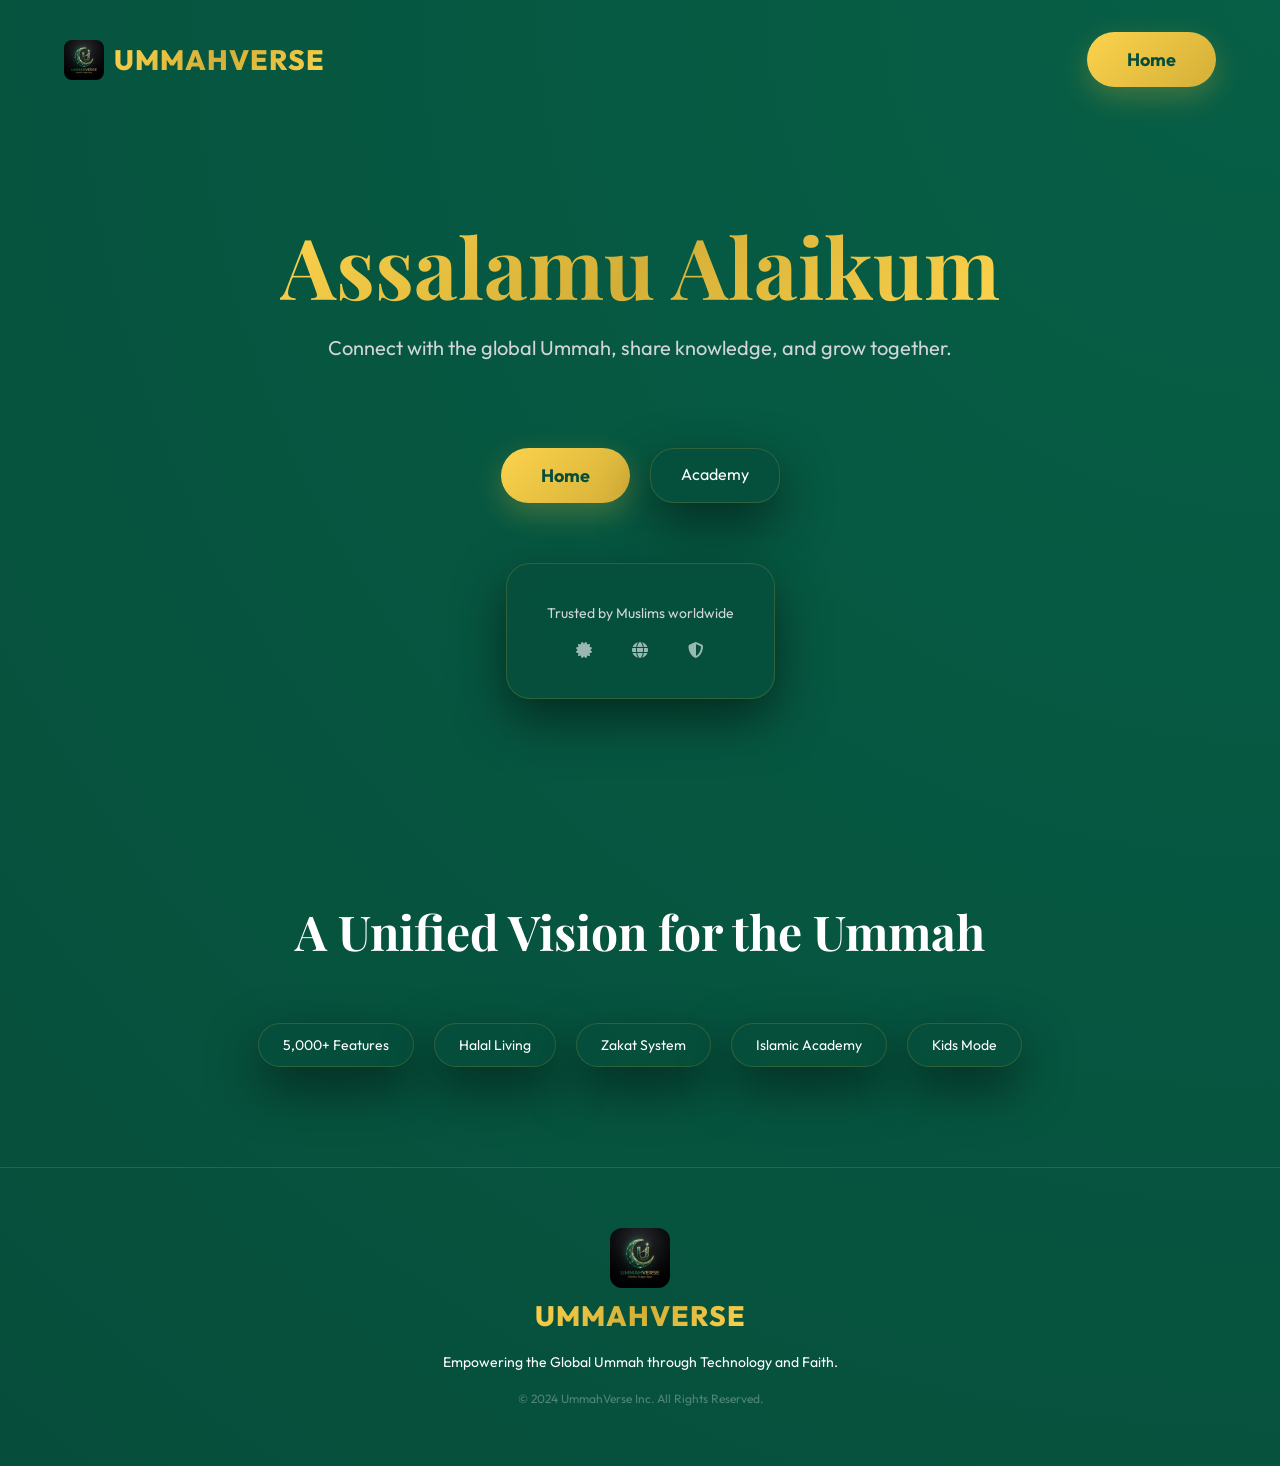
<file: index.html>
<!DOCTYPE html>
<html lang="en">
<head>
    <meta charset="UTF-8">
    <meta name="viewport" content="width=device-width, initial-scale=1.0">
    <title>UmmahVerse | The Islamic Super App for Your Daily Life</title>
    <meta name="description" content="UmmahVerse is a powerful all-in-one Islamic super app designed for the global Muslim community, featuring prayer times, Quran, Zakat calculator, and more.">
    <link rel="stylesheet" href="style.css">
    <link rel="manifest" href="manifest.json">
    <link rel="apple-touch-icon" href="logo.png">
    <meta name="apple-mobile-web-app-capable" content="yes">
    <meta name="apple-mobile-web-app-status-bar-style" content="black-translucent">
    <meta name="theme-color" content="#064E3B">
    <link rel="stylesheet" href="https://cdnjs.cloudflare.com/ajax/libs/font-awesome/6.4.0/css/all.min.css">
    <script src="i18n.js"></script>
</head>
<body>
    <div class="pattern-overlay"></div>

    <header class="navbar">
        <div class="logo-container" style="display: flex; align-items: center; gap: 10px;">
            <img src="logo.png" alt="UmmahVerse Logo" style="height: 40px; border-radius: 8px;">
            <div class="logo gold-gradient-text">UMMAHVERSE</div>
        </div>
        <a href="dashboard.html" class="btn-gold" aria-label="Launch UmmahVerse App" data-i18n="nav_home">Launch App</a>
    </header>

    <main class="hero">
        <h1 class="playfair gold-gradient-text" style="font-size: 84px; line-height: 1.1; margin-bottom: 24px;" data-i18n="greeting">Assalamu Alaikum</h1>
        <p data-i18n="community_desc">Experience the world's most comprehensive Islamic digital ecosystem. Designed for the global Ummah, refined for excellence.</p>
        <div style="margin-top: 40px; display: flex; gap: 20px; justify-content: center;">
            <a href="dashboard.html" class="btn-gold" data-i18n="nav_home">Launch App</a>
            <a href="#features" class="glass-card" style="padding: 15px 30px; text-decoration: none; color: white;" data-i18n="nav_academy">Explore Features</a>
        </div>

        <div class="glass-card" style="padding: 40px; margin-top: 60px;">
            <p style="font-size: 14px; color: var(--text-muted); margin-bottom: 20px;">Trusted by Muslims worldwide</p>
            <div style="display: flex; gap: 40px; justify-content: center; opacity: 0.6;">
                <i class="fas fa-certificate" title="Secure" aria-label="Secure Certificate"></i>
                <i class="fas fa-globe" title="Global" aria-label="Global Reach"></i>
                <i class="fas fa-shield-alt" title="Private" aria-label="Privacy Shield"></i>
            </div>
        </div>
    </main>

    <section style="padding: 100px 5%; text-align: center;">
        <h2 style="font-size: 48px; margin-bottom: 60px;" class="playfair">A Unified Vision for the Ummah</h2>
        <div style="display: flex; flex-wrap: wrap; justify-content: center; gap: 20px; max-width: 1200px; margin: 0 auto;">
            <span class="glass-card" style="padding: 12px 24px; border-radius: 50px; font-size: 14px;">5,000+ Features</span>
            <span class="glass-card" style="padding: 12px 24px; border-radius: 50px; font-size: 14px;">Halal Living</span>
            <span class="glass-card" style="padding: 12px 24px; border-radius: 50px; font-size: 14px;">Zakat System</span>
            <span class="glass-card" style="padding: 12px 24px; border-radius: 50px; font-size: 14px;">Islamic Academy</span>
            <span class="glass-card" style="padding: 12px 24px; border-radius: 50px; font-size: 14px;">Kids Mode</span>
        </div>
    </section>

    <footer style="padding: 60px 5%; border-top: 1px solid var(--glass-border); text-align: center;">
        <div class="logo-container" style="display: flex; flex-direction: column; align-items: center; gap: 10px; margin-bottom: 20px;">
            <img src="logo.png" alt="UmmahVerse Logo" style="height: 60px; border-radius: 12px;">
            <div class="logo gold-gradient-text">UMMAHVERSE</div>
        </div>
        <p style="font-size: 14px;">Empowering the Global Ummah through Technology and Faith.</p>
        <p style="margin-top: 20px; font-size: 12px; color: rgba(255,255,255,0.3);">&copy; 2024 UmmahVerse Inc. All Rights Reserved.</p>
    </footer>
    <script>
        window.onload = initTranslation;
    </script>
</body>
</html>
</file>
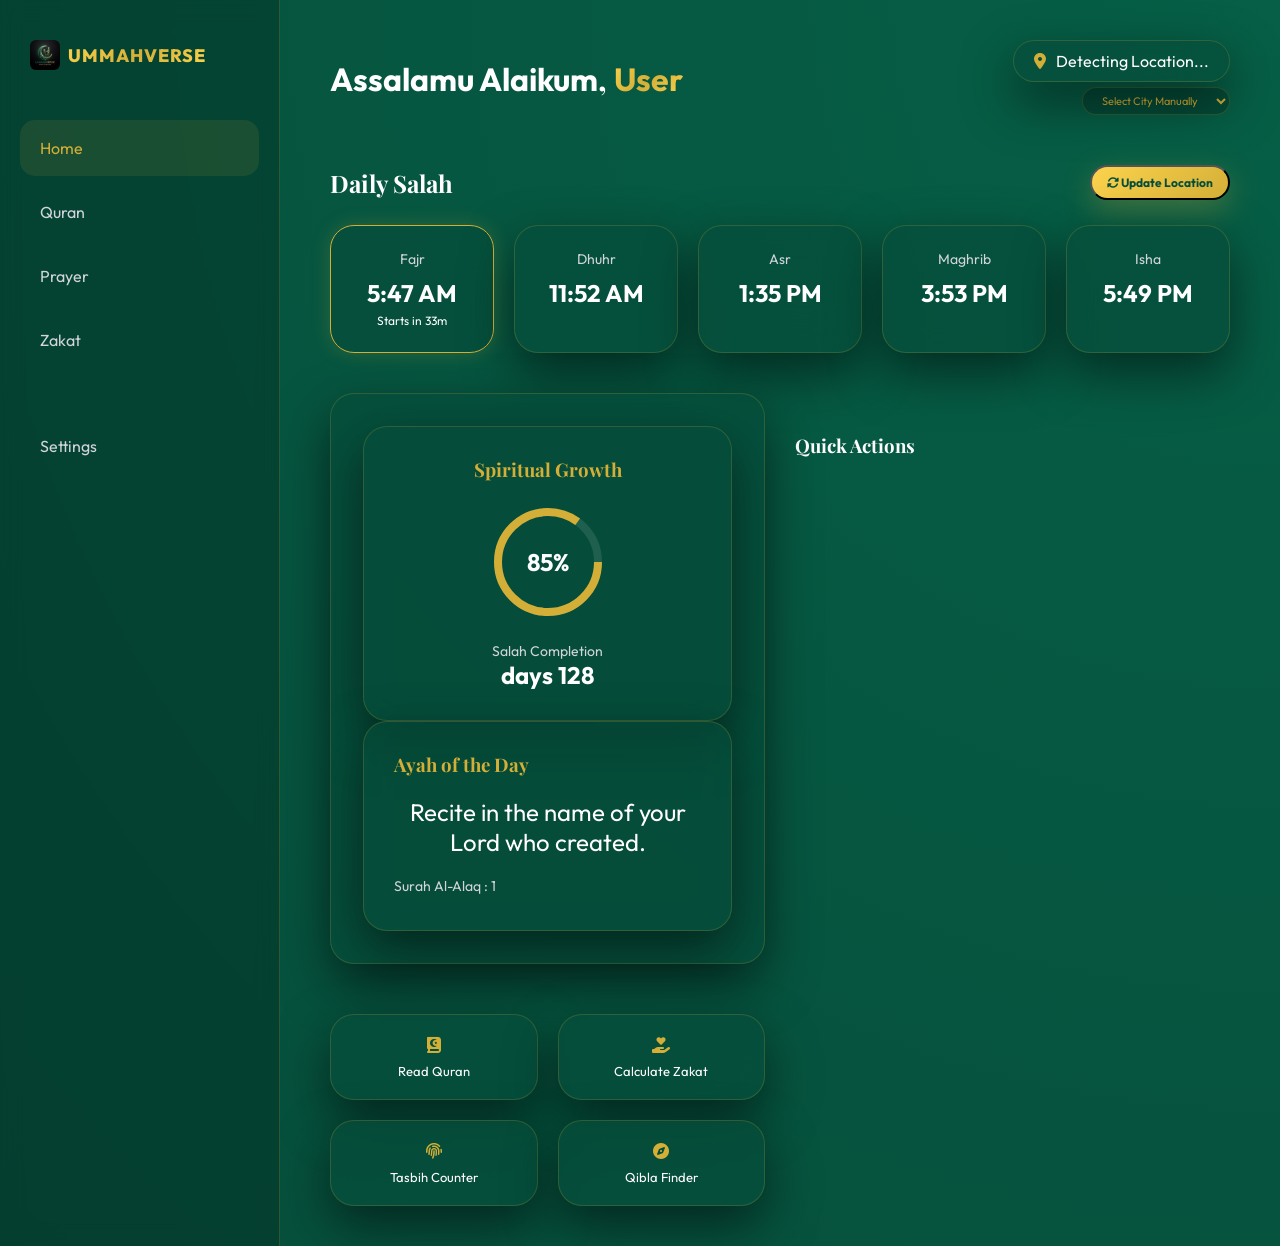
<file: dashboard.html>
<!DOCTYPE html>
<html lang="en">
<head>
    <meta charset="UTF-8">
    <meta name="viewport" content="width=device-width, initial-scale=1.0">
    <title>Dashboard | UmmahVerse</title>
    <link rel="icon" type="image/png" href="logo.png">
    <link rel="stylesheet" href="style.css">
    <link rel="manifest" href="manifest.json">
    <link rel="apple-touch-icon" href="logo.png">
    <meta name="apple-mobile-web-app-capable" content="yes">
    <meta name="apple-mobile-web-app-status-bar-style" content="black-translucent">
    <meta name="theme-color" content="#064E3B">
    <link rel="stylesheet" href="https://cdnjs.cloudflare.com/ajax/libs/font-awesome/6.4.0/css/all.min.css">
    <script src="i18n.js"></script>
    <script>
        document.addEventListener('DOMContentLoaded', function() {
            initTranslation();
        });
    </script>
    <style>
        .prayer-grid {
            display: grid;
            grid-template-columns: repeat(auto-fit, minmax(150px, 1fr));
            gap: 20px;
            margin-bottom: 40px;
        }

        .prayer-card {
            text-align: center;
            padding: 24px;
        }

        .prayer-card.next {
            border: 1px solid var(--gold-primary);
            box-shadow: 0 0 20px rgba(212, 175, 55, 0.2);
        }

        .prayer-time {
            font-size: 24px;
            font-weight: 700;
            margin-top: 10px;
        }

        .progress-section {
            display: grid;
            grid-template-columns: 1fr 1fr;
            gap: 30px;
            margin-top: 40px;
        }

        .streak-counter {
            font-size: 48px;
            font-weight: 800;
            color: var(--gold-primary);
        }
    </style>
</head>
<body>
    <div class="pattern-overlay"></div>
    
    <div class="dashboard-container">
        <!-- Sidebar Navigation -->
        <aside class="side-nav">
            <div class="logo-container" style="display: flex; align-items: center; gap: 8px; margin-bottom: 50px; padding-left: 10px; width: 100%; overflow: hidden;">
                <img src="logo.png" alt="UmmahVerse Logo" style="height: 30px; border-radius: 6px; flex-shrink: 0;">
                <div class="logo gold-gradient-text" style="font-size: 18px; margin-bottom: 0; padding-left: 0; white-space: nowrap; overflow: hidden; text-overflow: ellipsis;">UMMAHVERSE</div>
            </div>
            <nav>
                <a href="dashboard.html" class="nav-item active" aria-label="Home Dashboard" data-i18n="nav_home"><i class="fas fa-th-large"></i> Home</a>
                <a href="quran_reader.html" class="nav-item" aria-label="Read Quran" data-i18n="nav_quran"><i class="fas fa-book-open"></i> Quran</a>
                <a href="#daily-salah" class="nav-item" aria-label="Prayer Times" data-i18n="nav_prayer"><i class="fas fa-mosque"></i> Prayer</a>
                <a href="zakat.html" class="nav-item" aria-label="Zakat Calculator" data-i18n="nav_zakat"><i class="fas fa-hand-holding-heart"></i> Zakat</a>
                <a href="settings.html" class="nav-item" style="margin-top: 50px;" aria-label="Settings" data-i18n="nav_settings"><i class="fas fa-cog"></i> Settings</a>
            </nav>
        </aside>

        <!-- Main Functional Content -->
        <main class="main-panel">
            <header style="display: flex; justify-content: space-between; align-items: center; margin-bottom: 50px;">
                <div>
                    <h1 class="playfair" style="font-size: 32px; margin: 0;"><span data-i18n="greeting">Assalamu Alaikum</span>, <span class="gold-gradient-text" data-i18n="user_name">User</span></h1>
                </div>
                <div style="display: flex; flex-direction: column; align-items: flex-end; gap: 5px;">
                    <div class="glass-card" style="padding: 10px 20px; border-radius: 50px; display: flex; align-items: center; gap: 10px;">
                        <i class="fas fa-map-marker-alt" style="color: var(--gold-primary);"></i>
                        <span id="location-text" data-i18n="detecting_location">Detecting Location...</span>
                    </div>
                    <select id="manual-location" onchange="setManualLocation(this.value)" style="background: rgba(0,0,0,0.2); color: var(--gold-primary); border: 1px solid var(--glass-border); padding: 5px 15px; border-radius: 20px; font-size: 11px; outline: none; display: none;">
                        <option value="" data-i18n="manual_select">Select City Manually</option>
                        <option value="51.5074,-0.1278">London, UK</option>
                        <option value="40.7128,-74.0060">New York, USA</option>
                        <option value="21.4225,39.8262">Makkah, SA</option>
                        <option value="24.4672,39.6108">Madinah, SA</option>
                        <option value="-6.2088,106.8456">Jakarta, ID</option>
                        <option value="23.8103,90.4125">Dhaka, BD</option>
                    </select>
                </div>
            </header>

            <!-- Prayer Times Section -->
            <section id="daily-salah">
                <div style="display: flex; justify-content: space-between; align-items: center; margin-bottom: 25px;">
                    <h2 class="playfair" style="margin: 0; font-size: 24px;" data-i18n="daily_salah">Daily Salah</h2>
                    <button onclick="requestLocation()" class="btn-gold" style="padding: 8px 15px; font-size: 12px; height: auto;" aria-label="Update Location">
                        <i class="fas fa-sync-alt"></i> <span data-i18n="update_location">Update Location</span>
                    </button>
                </div>
                <div class="prayer-grid">
                    <div class="glass-card prayer-card" id="fajrItem">
                        <div style="font-size: 14px; color: var(--text-muted);" class="prayer-name">Fajr</div>
                        <div class="prayer-time" id="fajr-time">--:--</div>
                    </div>
                    <div class="glass-card prayer-card" id="dhuhrItem">
                        <div style="font-size: 14px; color: var(--text-muted);" class="prayer-name">Dhuhr</div>
                        <div class="prayer-time" id="dhuhr-time">--:--</div>
                    </div>
                    <div class="glass-card prayer-card" id="asrItem">
                        <div style="font-size: 14px; color: var(--text-muted);" class="prayer-name">Asr</div>
                        <div class="prayer-time" id="asr-time">--:--</div>
                    </div>
                    <div class="glass-card prayer-card" id="maghribItem">
                        <div style="font-size: 14px; color: var(--text-muted);" class="prayer-name">Maghrib</div>
                        <div class="prayer-time" id="maghrib-time">--:--</div>
                    </div>
                    <div class="glass-card prayer-card" id="ishaItem">
                        <div style="font-size: 14px; color: var(--text-muted);" class="prayer-name">Isha</div>
                        <div class="prayer-time" id="isha-time">--:--</div>
                    </div>
                </div>
            </section>

            <!-- Progress & Stats Section -->
            <div class="progress-section">
                <div class="glass-card">
                <div class="glass-card" style="padding: 30px; display: flex; flex-direction: column; align-items: center; justify-content: center;">
                    <h3 class="playfair" style="color: var(--gold-primary); margin-bottom: 20px;" data-i18n="spiritual_growth">Spiritual Growth</h3>
                    <div style="position: relative; width: 120px; height: 120px; display: flex; align-items: center; justify-content: center;">
                        <svg width="120" height="120">
                            <circle cx="60" cy="60" r="50" fill="none" stroke="rgba(255,255,255,0.1)" stroke-width="8"></circle>
                            <circle cx="60" cy="60" r="50" fill="none" stroke="var(--gold-primary)" stroke-width="8" stroke-dasharray="314" stroke-dashoffset="47"></circle>
                        </svg>
                        <div style="position: absolute; font-size: 24px; font-weight: 700;">85%</div>
                    </div>
                    <div style="margin-top: 20px; text-align: center;">
                        <div style="font-size: 14px; color: var(--text-muted);" data-i18n="salah_completion">Salah Completion</div>
                        <div style="font-size: 24px; font-weight: 700;"><span data-i18n="days">days</span> 128</div>
                    </div>
                </div>
                <div class="glass-card" style="padding: 30px;">
                    <h3 class="playfair" style="color: var(--gold-primary); margin-bottom: 20px;" data-i18n="ayah_of_day">Ayah of the Day</h3>
                    <div id="ayah-content" class="ayah-text" style="font-size: 24px; margin-bottom: 20px; text-align: center;">Loading...</div>
                    <p id="ayah-translation" style="font-size: 14px; color: var(--text-muted); margin-bottom: 5px;">Fetching translation...</p>
                    <p id="ayah-reference" style="font-size: 11px; color: var(--gold-primary); opacity: 0.8;"></p>
                </div>
            </div>

            <!-- Quick Actions -->
            <h3 class="playfair" style="margin-top: 40px;" data-i18n="quick_actions">Quick Actions</h3>
            <div class="quick-actions-grid" style="margin-top: 20px; display: grid; grid-template-columns: repeat(auto-fit, minmax(140px, 1fr)); gap: 20px;">
                <a href="quran_reader.html" class="glass-card" style="text-align: center; padding: 20px; text-decoration: none; color: inherit;">
                    <i class="fas fa-quran" style="margin-bottom: 10px; color: var(--gold-primary);"></i>
                    <div style="font-size: 13px;" data-i18n="read_quran">Read Quran</div>
                </a>
                <a href="zakat.html" class="glass-card" style="text-align: center; padding: 20px; text-decoration: none; color: inherit;">
                    <i class="fas fa-hand-holding-heart" style="margin-bottom: 10px; color: var(--gold-primary);"></i>
                    <div style="font-size: 13px;" data-i18n="calculate_zakat">Calculate Zakat</div>
                </a>
                <a href="tasbih.html" class="glass-card" style="text-align: center; padding: 20px; text-decoration: none; color: inherit;">
                    <i class="fas fa-fingerprint" style="margin-bottom: 10px; color: var(--gold-primary);"></i>
                    <div style="font-size: 13px;" data-i18n="tasbih_counter">Tasbih Counter</div>
                </a>
                <a href="qibla.html" class="glass-card" style="text-align: center; padding: 20px; text-decoration: none; color: inherit;">
                    <i class="fas fa-compass" style="margin-bottom: 10px; color: var(--gold-primary);"></i>
                    <div style="font-size: 13px;" data-i18n="qibla_finder">Qibla Finder</div>
                </a>
            </div>
        </main>
    </div>

    <!-- Mobile Bottom Navigation -->
    <nav class="mobile-bottom-nav">
        <a href="dashboard.html" class="bottom-nav-item active"><i class="fas fa-th-large"></i><span>Home</span></a>
        <a href="quran_reader.html" class="bottom-nav-item"><i class="fas fa-book-open"></i><span>Quran</span></a>
        <a href="tasbih.html" class="bottom-nav-item"><i class="fas fa-fingerprint"></i><span>Tasbih</span></a>
        <a href="zakat.html" class="bottom-nav-item"><i class="fas fa-hand-holding-heart"></i><span>Zakat</span></a>
        <a href="settings.html" class="bottom-nav-item"><i class="fas fa-cog"></i><span>Settings</span></a>
    </nav>

    <!-- Dynamic Logic -->
    <script src="adhan.min.js"></script>
    <script src="luxon.min.js"></script>

    <script>
        const { DateTime } = luxon;

        function requestLocation() {
            if ("geolocation" in navigator) {
                document.getElementById('location-text').innerText = "Requesting Access...";
                navigator.geolocation.getCurrentPosition(position => {
                    localStorage.setItem('user_lat', position.coords.latitude);
                    localStorage.setItem('user_lon', position.coords.longitude);
                    detectCityName(position.coords.latitude, position.coords.longitude);
                    updatePrayerTimes();
                }, error => {
                    console.error("Location error:", error);
                    const lang = localStorage.getItem('app_lang') || 'en';
                    document.getElementById('location-text').innerText = translations[lang]['location_denied'];
                    document.getElementById('manual-location').style.display = 'block';
                    updatePrayerTimes();
                }, { enableHighAccuracy: true });
            } else {
                const lang = localStorage.getItem('app_lang') || 'en';
                document.getElementById('location-text').innerText = translations[lang]['not_supported'];
                document.getElementById('manual-location').style.display = 'block';
            }
        }

        async function detectCityName(lat, lon) {
            const locText = document.getElementById('location-text');
            const originalText = locText.innerText;
            locText.innerText = "Detecting City...";
            
            try {
                const res = await fetch(`https://nominatim.openstreetmap.org/reverse?format=json&lat=${lat}&lon=${lon}`);
                const data = await res.json();
                const city = data.address.city || data.address.town || data.address.village || data.address.state || "Unknown Location";
                locText.innerText = city;
                localStorage.setItem('user_city', city);
            } catch (e) {
                console.error("City Detection Error:", e);
                locText.innerText = originalText || "Current Location";
            }
        }

        function setManualLocation(val) {
            if (!val) return;
            const [lat, lon] = val.split(',');
            localStorage.setItem('user_lat', lat);
            localStorage.setItem('user_lon', lon);
            const cityText = document.querySelector(`#manual-location option[value="${val}"]`).innerText;
            document.getElementById('location-text').innerText = cityText;
            localStorage.setItem('user_city', cityText);
            updatePrayerTimes();
        }

        function toggleSidebar() {
            document.querySelector('.side-nav').classList.toggle('active');
        }

        async function updatePrayerTimes() {
            const lat = localStorage.getItem('user_lat') || 51.5074; 
            const lon = localStorage.getItem('user_lon') || -0.1278;
            
            const city = localStorage.getItem('user_city');
            if (city) {
                document.getElementById('location-text').innerText = city;
            }

            try {
                // Calculation logic EXACTLY from Ramadan Companion using Aladhan API
                const method = localStorage.getItem('prayerMethod') || 2; 
                const school = localStorage.getItem('asrMadhab') || 0; 
                
                const res = await fetch(`https://api.aladhan.com/v1/timings?latitude=${lat}&longitude=${lon}&method=${method}&school=${school}`);
                const data = await res.json();

                if (data.code === 200) {
                    const timings = data.data.timings;
                    
                    // Update prayer times in the UI using 12h format as per Ramadan Companion formatTime
                    const prayers = ['Fajr', 'Dhuhr', 'Asr', 'Maghrib', 'Isha'];
                    prayers.forEach(p => {
                        const time12h = formatTime(timings[p]);
                        document.getElementById(`${p.toLowerCase()}-time`).innerText = time12h;
                    });

                    // Store timings locally to match Ramadan Companion's savePrayerTimes
                    const storedTimes = {
                        fajr: timings.Fajr,
                        dhuhr: timings.Dhuhr,
                        asr: timings.Asr,
                        maghrib: timings.Maghrib,
                        isha: timings.Isha
                    };
                    localStorage.setItem('prayerTimes', JSON.stringify(storedTimes));
                    
                    // Update Hijri date in the UI
                    const hijri = data.data.date.hijri;
                    // Sanitize month name (remove macrons/accents)
                    const sanitize = (str) => str.normalize("NFD").replace(/[\u0300-\u036f]/g, "");
                    const monthEn = sanitize(hijri.month.en);
                    const monthAr = hijri.month.ar;
                    
                    const dateText = `${hijri.day} ${monthEn} 2026`;
                    const arDateText = `${toArabicNumerals(hijri.day)} ${monthAr} ٢٠٢٦`;
                    const lang = localStorage.getItem('app_lang') || 'en';
                    document.getElementById('hijri-date').innerText = lang === 'ar' ? arDateText : dateText;

                    // Update location name if not set manually
                    if (!localStorage.getItem('user_city')) {
                        const timezoneCity = data.data.meta.timezone.split('/').pop().replace('_', ' ');
                        document.getElementById('location-text').innerText = timezoneCity;
                    }

                    updateNextPrayerCountdown(timings);
                }
            } catch (e) {
                console.error("Prayer Times API Error:", e);
                // Fallback to local adhan.js calculation
                calculateLocalPrayers(lat, lon);
            }
        }

        function formatTime(time24) {
            const [hours, minutes] = time24.split(':');
            const h = parseInt(hours);
            const lang = localStorage.getItem('app_lang') || 'en';
            
            const am = (translations[lang] && translations[lang]['am']) ? translations[lang]['am'] : 'AM';
            const pm = (translations[lang] && translations[lang]['pm']) ? translations[lang]['pm'] : 'PM';
            
            const ampm = h >= 12 ? pm : am;
            const h12 = h % 12 || 12;
            
            return `${toArabicNumerals(h12)}:${toArabicNumerals(minutes)} ${ampm}`;
        }

        function toArabicNumerals(num) {
            const lang = localStorage.getItem('app_lang') || 'en';
            if (lang !== 'ar') return num;
            const numerals = ['٠', '١', '٢', '٣', '٤', '٥', '٦', '٧', '٨', '٩'];
            return String(num).replace(/[0-9]/g, w => numerals[+w]);
        }

        function updateNextPrayerCountdown(timings) {
            const now = new Date();
            const currentMinutes = now.getHours() * 60 + now.getMinutes();
            const prayers = ['Fajr', 'Dhuhr', 'Asr', 'Maghrib', 'Isha'];
            
            let nextPrayer = null;
            let minutesUntil = Infinity;

            prayers.forEach(p => {
                const [h, m] = timings[p].split(':').map(Number);
                const prayerMinutes = h * 60 + m;
                
                if (prayerMinutes > currentMinutes) {
                    if (prayerMinutes - currentMinutes < minutesUntil) {
                        nextPrayer = p;
                        minutesUntil = prayerMinutes - currentMinutes;
                    }
                }
            });

            if (!nextPrayer) {
                const [h, m] = timings.Fajr.split(':').map(Number);
                nextPrayer = 'Fajr';
                minutesUntil = (24 * 60 - currentMinutes) + (h * 60 + m);
            }

            // Clear previous active states
            document.querySelectorAll('.prayer-card').forEach(card => {
                card.classList.remove('active', 'next');
                const status = card.querySelector('.prayer-status');
                if (status) status.remove();
            });

            const lang = localStorage.getItem('app_lang') || 'en';
            const t = translations[lang] || {};

            const nextCard = document.getElementById(`${nextPrayer.toLowerCase()}Item`);
            if (nextCard) {
                nextCard.classList.add('next');
                const hoursLeft = Math.floor(minutesUntil / 60);
                const minsLeft = minutesUntil % 60;
                
                const status = document.createElement('div');
                status.className = 'prayer-status';
                status.style.fontSize = '12px';
                status.style.marginTop = '5px';
                
                let countdownText = `${t['starts_in'] || 'Starts in'} `;
                if (hoursLeft > 0) {
                    countdownText += `${toArabicNumerals(hoursLeft)}${t['hours_short'] || 'h'} ${toArabicNumerals(minsLeft)}${t['minutes_short'] || 'm'}`;
                } else {
                    countdownText += `${toArabicNumerals(minsLeft)}${t['minutes_short'] || 'm'}`;
                }
                
                status.innerText = countdownText;
                nextCard.appendChild(status);
            }
        }

        function calculateLocalPrayers(lat, lon) {
            const coords = new adhan.Coordinates(parseFloat(lat), parseFloat(lon));
            const params = adhan.CalculationMethod.MuslimWorldLeague();
            const date = new Date();
            const prayerTimes = new adhan.PrayerTimes(coords, date, params);

            const timings = {
                Fajr: DateTime.fromJSDate(prayerTimes.fajr).toFormat("HH:mm"),
                Dhuhr: DateTime.fromJSDate(prayerTimes.dhuhr).toFormat("HH:mm"),
                Asr: DateTime.fromJSDate(prayerTimes.asr).toFormat("HH:mm"),
                Maghrib: DateTime.fromJSDate(prayerTimes.maghrib).toFormat("HH:mm"),
                Isha: DateTime.fromJSDate(prayerTimes.isha).toFormat("HH:mm")
            };

            const prayers = ['Fajr', 'Dhuhr', 'Asr', 'Maghrib', 'Isha'];
            prayers.forEach(p => {
                document.getElementById(`${p.toLowerCase()}-time`).innerText = formatTime(timings[p]);
            });
            updateNextPrayerCountdown(timings);
        }

        async function fetchDailyAyah() {
            try {
                const res = await fetch('https://api.alquran.cloud/v1/ayah/random/en.sahih');
                const data = await res.json();
                const ayah = data.data;
                
                // Fetch Arabic text separately if needed
                const fullRes = await fetch(`https://api.alquran.cloud/v1/ayah/${ayah.number}/editions/quran-uthmani,en.sahih`);
                const fullData = await fullRes.json();
                
                document.getElementById('ayah-content').innerText = fullData.data[0].text;
                document.getElementById('ayah-translation').innerText = fullData.data[1].text;
                document.getElementById('ayah-reference').innerText = `${ayah.surah.englishName} : ${ayah.numberInSurah}`;
            } catch (e) {
                console.error("Daily Ayah Error:", e);
                document.getElementById('ayah-content').innerText = "Recite in the name of your Lord who created.";
                document.getElementById('ayah-translation').innerText = "Surah Al-Alaq : 1";
            }
        }

        requestLocation(); 
        fetchDailyAyah();
        setInterval(updatePrayerTimes, 60000); 
        initTranslation();
    </script>
</body>
</html>
</file>
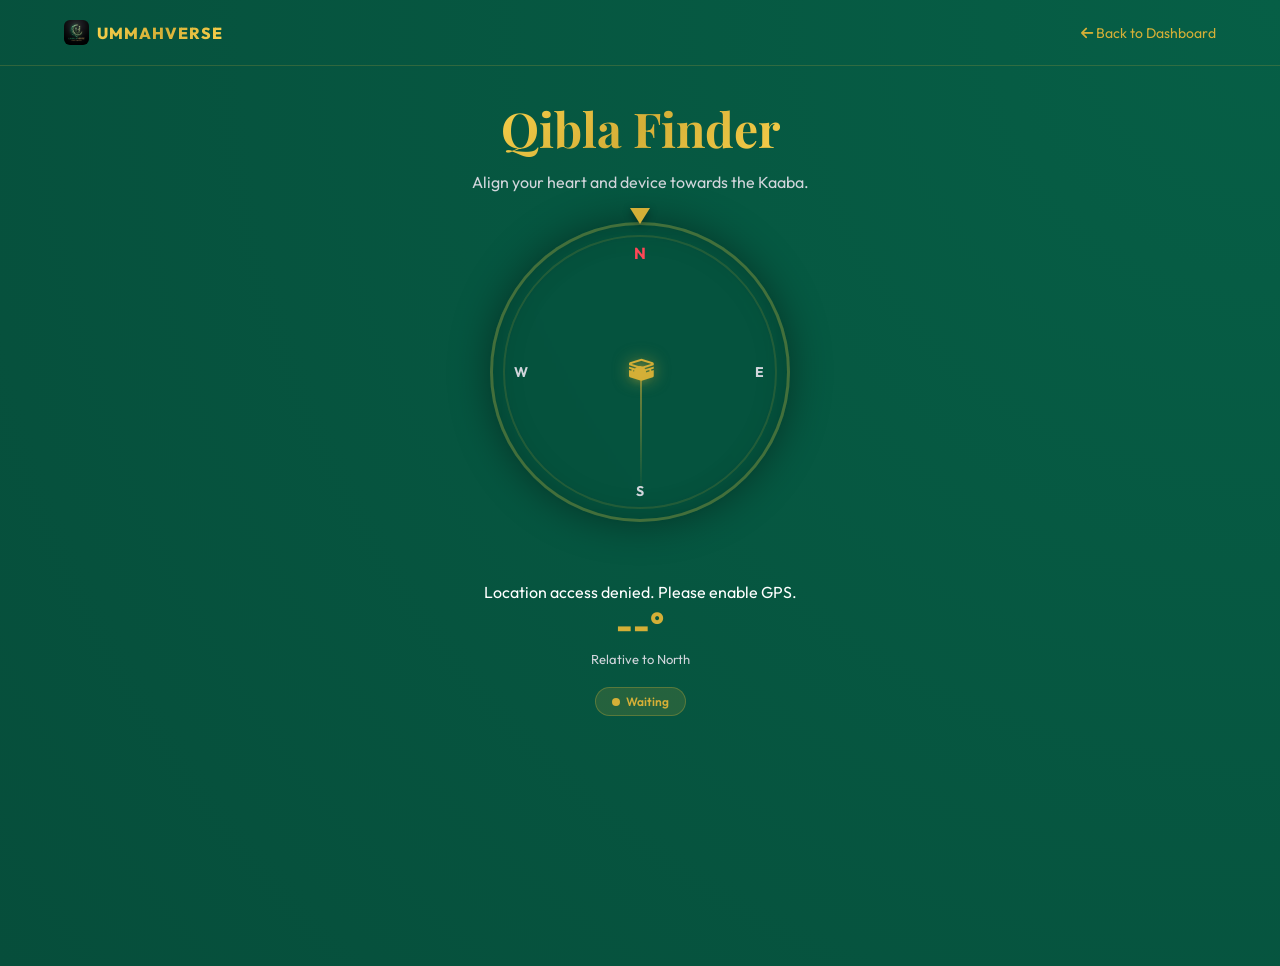
<file: qibla.html>
<!DOCTYPE html>
<html lang="en">
<head>
    <meta charset="UTF-8">
    <meta name="viewport" content="width=device-width, initial-scale=1.0">
    <title>Qibla Finder | UmmahVerse</title>
    <link rel="stylesheet" href="style.css">
    <link rel="manifest" href="manifest.json">
    <link rel="apple-touch-icon" href="logo.png">
    <meta name="apple-mobile-web-app-capable" content="yes">
    <meta name="apple-mobile-web-app-status-bar-style" content="black-translucent">
    <meta name="theme-color" content="#064E3B">
    <link rel="stylesheet" href="https://cdnjs.cloudflare.com/ajax/libs/font-awesome/6.4.0/css/all.min.css">
    <script src="adhan.min.js"></script>
    <script src="i18n.js"></script>
    <style>
        .qibla-page {
            min-height: 100vh;
            display: flex;
            flex-direction: column;
            align-items: center;
            padding-bottom: 100px;
        }

        .compass-wrapper {
            position: relative;
            width: 300px;
            height: 300px;
            margin: 20px auto;
        }

        /* The outer ring stays fixed — it's your reference frame */
        .compass-ring {
            width: 100%;
            height: 100%;
            border-radius: 50%;
            border: 3px solid rgba(212, 175, 55, 0.3);
            position: relative;
            background: rgba(6, 78, 59, 0.4);
            backdrop-filter: blur(10px);
            box-shadow: 0 0 40px rgba(0, 0, 0, 0.4), inset 0 0 30px rgba(0, 0, 0, 0.2);
        }

        /* The inner dial rotates based on device heading */
        .compass-dial {
            position: absolute;
            top: 10px;
            left: 10px;
            right: 10px;
            bottom: 10px;
            border-radius: 50%;
            border: 2px solid rgba(212, 175, 55, 0.15);
            will-change: transform;
        }

        /* Cardinal direction markers on the rotating dial */
        .cardinal {
            position: absolute;
            font-size: 14px;
            font-weight: 700;
            color: var(--text-muted);
            width: 24px;
            height: 24px;
            display: flex;
            align-items: center;
            justify-content: center;
        }

        .cardinal.north {
            top: 4px;
            left: 50%;
            transform: translateX(-50%);
            color: #FF4757;
            font-size: 16px;
        }

        .cardinal.east {
            right: 4px;
            top: 50%;
            transform: translateY(-50%);
        }

        .cardinal.south {
            bottom: 4px;
            left: 50%;
            transform: translateX(-50%);
        }

        .cardinal.west {
            left: 4px;
            top: 50%;
            transform: translateY(-50%);
        }

        /* Qibla marker on the dial — positioned at the Qibla angle */
        .qibla-marker {
            position: absolute;
            top: 50%;
            left: 50%;
            transform-origin: 0 0;
            /* height = radius of dial */
            height: 120px;
            width: 2px;
            pointer-events: none;
        }

        .qibla-marker-icon {
            position: absolute;
            top: -16px;
            left: 50%;
            transform: translateX(-50%);
            color: var(--gold-primary);
            font-size: 22px;
            filter: drop-shadow(0 0 8px rgba(212, 175, 55, 0.6));
        }

        .qibla-marker-line {
            position: absolute;
            top: 0;
            left: 50%;
            transform: translateX(-50%);
            width: 2px;
            height: 100%;
            background: linear-gradient(to top, transparent, var(--gold-primary));
            opacity: 0.6;
        }

        /* Fixed pointer at top of compass (shows which direction phone is facing) */
        .compass-pointer {
            position: absolute;
            top: -14px;
            left: 50%;
            transform: translateX(-50%);
            width: 0;
            height: 0;
            border-left: 10px solid transparent;
            border-right: 10px solid transparent;
            border-top: 16px solid var(--gold-primary);
            z-index: 10;
            filter: drop-shadow(0 2px 4px rgba(0,0,0,0.4));
        }

        /* Center dot */
        .compass-center {
            position: absolute;
            top: 50%;
            left: 50%;
            transform: translate(-50%, -50%);
            width: 12px;
            height: 12px;
            border-radius: 50%;
            background: var(--gold-primary);
            box-shadow: 0 0 10px rgba(212, 175, 55, 0.5);
            z-index: 5;
        }

        .direction-info {
            margin-top: 40px;
            text-align: center;
        }

        .angle-val {
            font-size: 36px;
            font-weight: 700;
            color: var(--gold-primary);
        }

        .heading-live {
            font-size: 14px;
            color: var(--text-muted);
            margin-top: 8px;
        }

        .status-badge {
            display: inline-flex;
            align-items: center;
            gap: 6px;
            padding: 6px 16px;
            border-radius: 50px;
            font-size: 12px;
            font-weight: 600;
            margin-top: 12px;
        }

        .status-badge.active {
            background: rgba(16, 185, 129, 0.15);
            color: #10B981;
            border: 1px solid rgba(16, 185, 129, 0.3);
        }

        .status-badge.waiting {
            background: rgba(212, 175, 55, 0.15);
            color: var(--gold-primary);
            border: 1px solid rgba(212, 175, 55, 0.3);
        }

        .status-badge .pulse-dot {
            width: 8px;
            height: 8px;
            border-radius: 50%;
            background: currentColor;
            animation: pulse 1.5s infinite;
        }

        @keyframes pulse {
            0%, 100% { opacity: 1; transform: scale(1); }
            50% { opacity: 0.5; transform: scale(0.7); }
        }

        .enable-compass-btn {
            background: linear-gradient(135deg, var(--gold-light), var(--gold-primary));
            color: var(--emerald-deep);
            border: none;
            padding: 14px 32px;
            border-radius: 50px;
            font-size: 16px;
            font-weight: 700;
            cursor: pointer;
            margin-top: 20px;
            box-shadow: 0 8px 24px rgba(212, 175, 55, 0.3);
            transition: all 0.3s ease;
        }

        .enable-compass-btn:active {
            transform: scale(0.95);
        }

        .enable-compass-btn i {
            margin-right: 8px;
        }
    </style>
</head>
<body>
    <div class="pattern-overlay"></div>
    <div style="padding: 20px 5%; display: flex; justify-content: space-between; align-items: center; border-bottom: 1px solid var(--glass-border);">
        <div class="logo-container" style="display: flex; align-items: center; gap: 8px; max-width: 200px; overflow: hidden;">
            <img src="logo.png" alt="UmmahVerse Logo" style="height: 25px; border-radius: 6px; flex-shrink: 0;">
            <div class="logo gold-gradient-text" style="font-size: 16px; white-space: nowrap; overflow: hidden; text-overflow: ellipsis;">UMMAHVERSE</div>
        </div>
        <a href="dashboard.html" style="color: var(--gold-primary); text-decoration: none; font-size: 14px;">
            <i class="fas fa-arrow-left"></i> <span data-i18n="back_dashboard">Back to Dashboard</span>
        </a>
    </div>

    <div class="qibla-page">
        <div style="padding: 30px 5% 10px; text-align: center;">
            <h1 class="playfair gold-gradient-text page-title" style="font-size: 48px; margin-bottom: 12px;" data-i18n="qibla_finder">Qibla Finder</h1>
            <p style="color: var(--text-muted); max-width: 500px; margin: 0 auto;" data-i18n="qibla_desc">
                Align your heart and device towards the Kaaba.
            </p>
        </div>

        <!-- Compass -->
        <div class="compass-wrapper">
            <div class="compass-pointer"></div>
            <div class="compass-ring">
                <div class="compass-dial" id="compass-dial">
                    <div class="cardinal north">N</div>
                    <div class="cardinal east">E</div>
                    <div class="cardinal south">S</div>
                    <div class="cardinal west">W</div>

                    <!-- Qibla direction marker (rotated via JS based on calculated angle) -->
                    <div class="qibla-marker" id="qibla-marker">
                        <div class="qibla-marker-line"></div>
                        <div class="qibla-marker-icon"><i class="fas fa-kaaba"></i></div>
                    </div>
                </div>
                <div class="compass-center"></div>
            </div>
        </div>

        <div class="direction-info">
            <div id="qibla-status" data-i18n="finding_location">Finding your location...</div>
            <div class="angle-val" id="angle">--°</div>
            <p style="color: var(--text-muted); margin-top: 4px; font-size: 13px;" data-i18n="relative_to_north">Qibla bearing from North</p>
            <div class="heading-live" id="heading-live"></div>
            <div id="status-container"></div>
        </div>

        <!-- iOS needs a user tap to request compass permission -->
        <button class="enable-compass-btn" id="enable-compass-btn" style="display: none;" onclick="requestCompassPermission()">
            <i class="fas fa-compass"></i> Enable Compass
        </button>
    </div>

    <script>
        const compassDial = document.getElementById('compass-dial');
        const qiblaMarker = document.getElementById('qibla-marker');
        const angleElem = document.getElementById('angle');
        const statusElem = document.getElementById('qibla-status');
        const headingLive = document.getElementById('heading-live');
        const statusContainer = document.getElementById('status-container');
        const enableBtn = document.getElementById('enable-compass-btn');

        let qiblaAngle = 0;       // Qibla bearing from true north (degrees)
        let currentHeading = 0;   // Smoothed device heading
        let targetHeading = 0;    // Raw latest heading from sensor
        let compassActive = false;
        let animFrameId = null;

        // ====== INIT: Get location, calculate Qibla ======
        function initQibla() {
            if (!("geolocation" in navigator)) {
                showStatus('Location not supported on this device.', 'waiting');
                return;
            }

            navigator.geolocation.getCurrentPosition(position => {
                const { latitude, longitude } = position.coords;
                const coords = new adhan.Coordinates(latitude, longitude);
                qiblaAngle = adhan.Qibla(coords);

                angleElem.innerText = `${Math.round(qiblaAngle)}°`;

                // Position the Qibla marker on the compass dial at the correct angle
                // The marker line originates from center, pointing outward at qiblaAngle
                qiblaMarker.style.transform = `rotate(${qiblaAngle}deg) translate(-50%, -100%)`;

                showStatus('Qibla direction calculated', 'waiting');
                startCompass();
            }, error => {
                showStatus('Location access denied. Please enable GPS.', 'waiting');
            }, { enableHighAccuracy: true });
        }

        // ====== START COMPASS ======
        function startCompass() {
            const needsPermission = typeof DeviceOrientationEvent !== 'undefined' 
                && typeof DeviceOrientationEvent.requestPermission === 'function';

            if (needsPermission) {
                // iOS 13+ — MUST request permission from a user gesture
                enableBtn.style.display = 'inline-block';
                showStatus('Tap the button below to activate your compass', 'waiting');
            } else {
                // Android / other browsers — just start listening
                attachOrientationListeners();
            }
        }

        // ====== iOS PERMISSION REQUEST (must be from user tap) ======
        function requestCompassPermission() {
            DeviceOrientationEvent.requestPermission()
                .then(response => {
                    if (response === 'granted') {
                        enableBtn.style.display = 'none';
                        attachOrientationListeners();
                    } else {
                        showStatus('Compass permission denied.', 'waiting');
                    }
                })
                .catch(err => {
                    console.error('Compass permission error:', err);
                    showStatus('Could not access compass. Try reloading.', 'waiting');
                });
        }

        // ====== ATTACH SENSOR LISTENERS ======
        function attachOrientationListeners() {
            // Prefer absolute orientation (gives true north on Android)
            window.addEventListener('deviceorientationabsolute', handleOrientation, true);
            // Fallback
            window.addEventListener('deviceorientation', handleOrientation, true);

            // Start the smooth animation loop
            compassActive = true;
            showStatus('Compass active — point your phone around', 'active');
            animateCompass();
        }

        // ====== HANDLE ORIENTATION DATA ======
        function handleOrientation(event) {
            let heading = null;

            if (event.webkitCompassHeading !== undefined && event.webkitCompassHeading !== null) {
                // iOS — webkitCompassHeading gives degrees from magnetic north
                heading = event.webkitCompassHeading;
            } else if (event.alpha !== null) {
                // Android / standard — alpha is rotation around z-axis
                // For absolute orientation events, (360 - alpha) gives compass heading
                heading = (360 - event.alpha) % 360;
            }

            if (heading !== null) {
                targetHeading = heading;

                if (!compassActive) {
                    compassActive = true;
                    showStatus('Compass active — point your phone around', 'active');
                    animateCompass();
                }
            }
        }

        // ====== SMOOTH ANIMATION LOOP (60fps) ======
        function animateCompass() {
            if (!compassActive) return;

            // Low-pass filter: smoothly interpolate toward target heading
            // Handle the 360° → 0° wrap-around
            let diff = targetHeading - currentHeading;

            // Normalize difference to [-180, 180]
            if (diff > 180) diff -= 360;
            if (diff < -180) diff += 360;

            // Ease toward target (0.15 = smooth but responsive)
            currentHeading += diff * 0.15;

            // Normalize to [0, 360)
            if (currentHeading < 0) currentHeading += 360;
            if (currentHeading >= 360) currentHeading -= 360;

            // Rotate the dial: the dial shows cardinal directions, so we
            // rotate it by -heading to keep North pointing toward true north
            compassDial.style.transform = `rotate(${-currentHeading}deg)`;

            // Update live heading display
            headingLive.innerText = `Your heading: ${Math.round(currentHeading)}°`;

            animFrameId = requestAnimationFrame(animateCompass);
        }

        // ====== STATUS BADGE ======
        function showStatus(text, type) {
            statusElem.innerText = text;
            statusContainer.innerHTML = `
                <div class="status-badge ${type}">
                    <span class="pulse-dot"></span>
                    ${type === 'active' ? 'Live Tracking' : 'Waiting'}
                </div>
            `;
        }

        // ====== GO ======
        initQibla();
        initTranslation();
    </script>

    <!-- Mobile Bottom Navigation -->
    <nav class="mobile-bottom-nav">
        <a href="dashboard.html" class="bottom-nav-item"><i class="fas fa-th-large"></i><span>Home</span></a>
        <a href="quran_reader.html" class="bottom-nav-item"><i class="fas fa-book-open"></i><span>Quran</span></a>
        <a href="tasbih.html" class="bottom-nav-item"><i class="fas fa-fingerprint"></i><span>Tasbih</span></a>
        <a href="zakat.html" class="bottom-nav-item"><i class="fas fa-hand-holding-heart"></i><span>Zakat</span></a>
        <a href="settings.html" class="bottom-nav-item"><i class="fas fa-cog"></i><span>Settings</span></a>
    </nav>
</body>
</html>
</file>
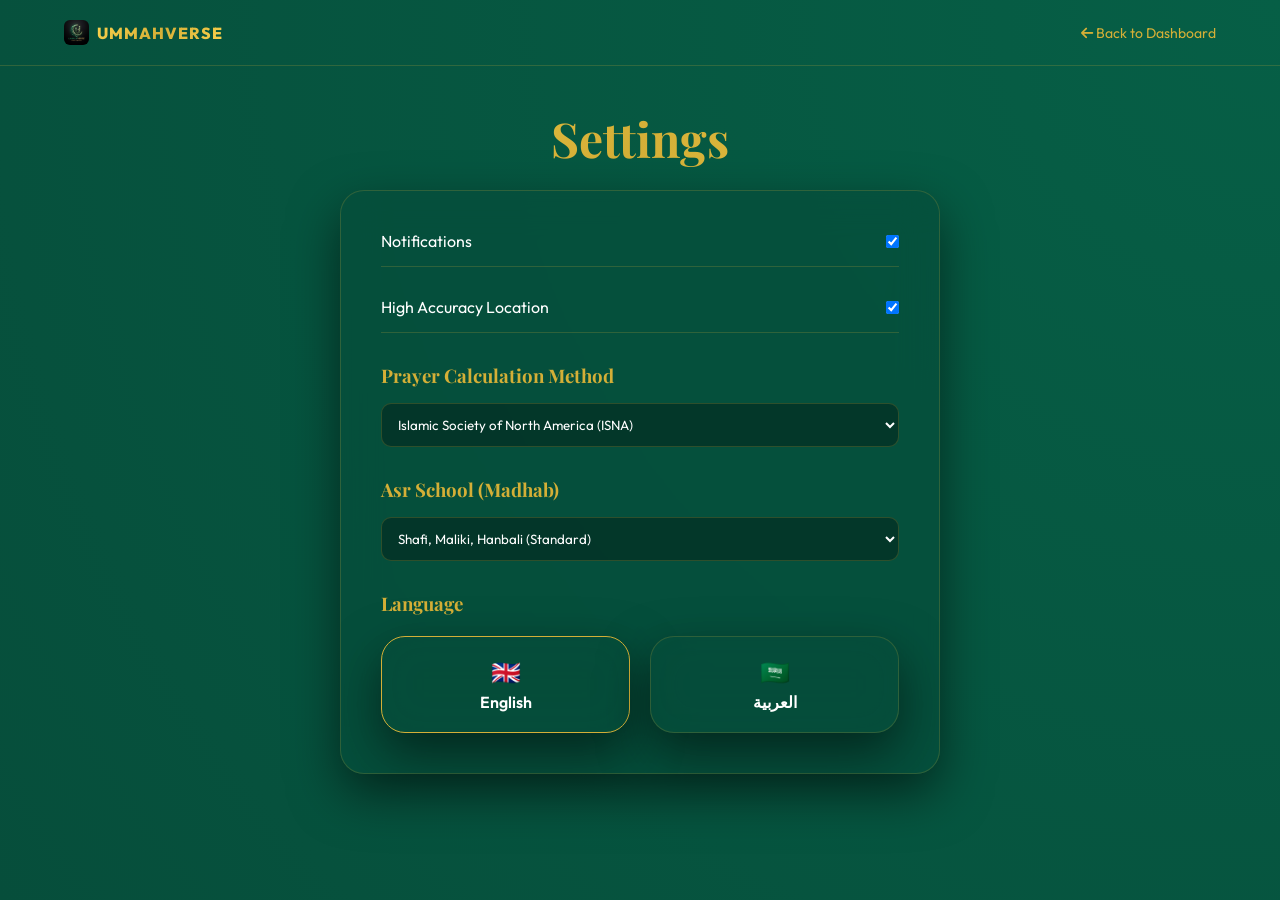
<file: settings.html>
<!DOCTYPE html>
<html lang="en">
<head>
    <meta charset="UTF-8">
    <meta name="viewport" content="width=device-width, initial-scale=1.0">
    <title>Settings | UmmahVerse</title>
    <link rel="stylesheet" href="style.css">
    <link rel="manifest" href="manifest.json">
    <link rel="apple-touch-icon" href="logo.png">
    <meta name="apple-mobile-web-app-capable" content="yes">
    <meta name="apple-mobile-web-app-status-bar-style" content="black-translucent">
    <meta name="theme-color" content="#064E3B">
    <link rel="stylesheet" href="https://cdnjs.cloudflare.com/ajax/libs/font-awesome/6.4.0/css/all.min.css">
</head>
<body>
    <div class="pattern-overlay"></div>
    <div style="padding: 20px 5%; display: flex; justify-content: space-between; align-items: center; border-bottom: 1px solid var(--glass-border);">
        <div class="logo-container" style="display: flex; align-items: center; gap: 8px; max-width: 200px; overflow: hidden;">
            <img src="logo.png" alt="UmmahVerse Logo" style="height: 25px; border-radius: 6px; flex-shrink: 0;">
            <div class="logo gold-gradient-text" style="font-size: 16px; white-space: nowrap; overflow: hidden; text-overflow: ellipsis;">UMMAHVERSE</div>
        </div>
        <a href="dashboard.html" style="color: var(--gold-primary); text-decoration: none; font-size: 14px;">
            <i class="fas fa-arrow-left"></i> <span data-i18n="back_dashboard">Back to Dashboard</span>
        </a>
    </div>
    <div style="padding: 40px 5%; text-align: center;">
        <h1 class="playfair gold-gradient-text page-title" style="font-size: 48px; margin-bottom: 20px;" data-i18n="nav_settings">Settings</h1>
        
        <div class="glass-card" style="max-width: 600px; margin: 0 auto; padding: 40px; text-align: left;">
            <div style="display: flex; justify-content: space-between; align-items: center; margin-bottom: 30px; border-bottom: 1px solid var(--glass-border); padding-bottom: 15px;">
                <span data-i18n="notifications">Notifications</span>
                <input type="checkbox" checked>
            </div>
            <div style="display: flex; justify-content: space-between; align-items: center; margin-bottom: 30px; border-bottom: 1px solid var(--glass-border); padding-bottom: 15px;">
                <span data-i18n="high_accuracy">High Accuracy Location</span>
                <input type="checkbox" id="high-accuracy" checked onchange="localStorage.setItem('high_accuracy', this.checked)">
            </div>
            
            <div style="margin-bottom: 30px;">
                <h3 class="playfair" style="margin-bottom: 15px; color: var(--gold-primary);" data-i18n="calculation_method">Calculation Method</h3>
                <select id="prayer-method" onchange="localStorage.setItem('prayerMethod', this.value)" style="width: 100%; background: rgba(0,0,0,0.3); border: 1px solid var(--glass-border); padding: 12px; color: white; border-radius: 10px; outline: none;">
                    <option value="1">University of Islamic Sciences, Karachi</option>
                    <option value="2" selected>Islamic Society of North America (ISNA)</option>
                    <option value="3">Muslim World League (MWL)</option>
                    <option value="4">Umm Al-Qura University, Makkah</option>
                    <option value="5">Egyptian General Authority of Survey</option>
                    <option value="7">Institute of Geophysics, University of Tehran</option>
                    <option value="8">Gulf Region</option>
                    <option value="9">Kuwait</option>
                    <option value="10">Qatar</option>
                    <option value="11">Majlis Ugama Islam Singapura, Singapore</option>
                    <option value="12">Union Organization islamic de France</option>
                    <option value="13">Diyanet İşleri Başkanlığı, Turkey</option>
                    <option value="14">Spiritual Administration of Muslims of Russia</option>
                </select>
            </div>

            <div style="margin-bottom: 30px;">
                <h3 class="playfair" style="margin-bottom: 15px; color: var(--gold-primary);" data-i18n="madhab">Asr Madhab (School)</h3>
                <select id="asr-madhab" onchange="localStorage.setItem('asrMadhab', this.value)" style="width: 100%; background: rgba(0,0,0,0.3); border: 1px solid var(--glass-border); padding: 12px; color: white; border-radius: 10px; outline: none;">
                    <option value="0" selected>Shafi, Maliki, Hanbali (Standard)</option>
                    <option value="1">Hanafi</option>
                </select>
            </div>
            
            <h3 class="playfair" style="margin-bottom: 20px; color: var(--gold-primary);" data-i18n="language">Language</h3>
            <div class="settings-lang-grid" style="display: grid; grid-template-columns: 1fr 1fr; gap: 20px;">
                <div class="glass-card" id="lang-en" onclick="changeAppLang('en')" style="padding: 20px; text-align: center; cursor: pointer; border-color: var(--gold-primary);">
                    <div style="font-size: 24px; margin-bottom: 5px;">🇬🇧</div>
                    <div style="font-weight: 600;">English</div>
                </div>
                <div class="glass-card" id="lang-ar" onclick="changeAppLang('ar')" style="padding: 20px; text-align: center; cursor: pointer;">
                    <div style="font-size: 24px; margin-bottom: 5px;">🇸🇦</div>
                    <div style="font-weight: 600;">العربية</div>
                </div>
            </div>
        </div>
    </div>

    <script src="i18n.js"></script>
    <script>
        function changeAppLang(lang) {
            setLanguage(lang);
            updateUI(lang);
        }

        function updateUI(lang) {
            document.querySelectorAll('.glass-card').forEach(card => card.style.borderColor = '');
            const activeCard = document.getElementById(`lang-${lang}`);
            if (activeCard) activeCard.style.borderColor = 'var(--gold-primary)';
        }

        window.onload = () => {
            initTranslation();
            const currentLang = localStorage.getItem('app_lang') || 'en';
            updateUI(currentLang);

            // Load saved settings
            const method = localStorage.getItem('prayerMethod') || '2';
            const madhab = localStorage.getItem('asrMadhab') || '0';
            const highAcc = localStorage.getItem('high_accuracy') !== 'false';

            document.getElementById('prayer-method').value = method;
            document.getElementById('asr-madhab').value = madhab;
            document.getElementById('high-accuracy').checked = highAcc;
        };
    </script>

    <!-- Mobile Bottom Navigation -->
    <nav class="mobile-bottom-nav">
        <a href="dashboard.html" class="bottom-nav-item"><i class="fas fa-th-large"></i><span>Home</span></a>
        <a href="quran_reader.html" class="bottom-nav-item"><i class="fas fa-book-open"></i><span>Quran</span></a>
        <a href="tasbih.html" class="bottom-nav-item"><i class="fas fa-fingerprint"></i><span>Tasbih</span></a>
        <a href="zakat.html" class="bottom-nav-item"><i class="fas fa-hand-holding-heart"></i><span>Zakat</span></a>
        <a href="settings.html" class="bottom-nav-item active"><i class="fas fa-cog"></i><span>Settings</span></a>
    </nav>
</body>
</html>
</file>
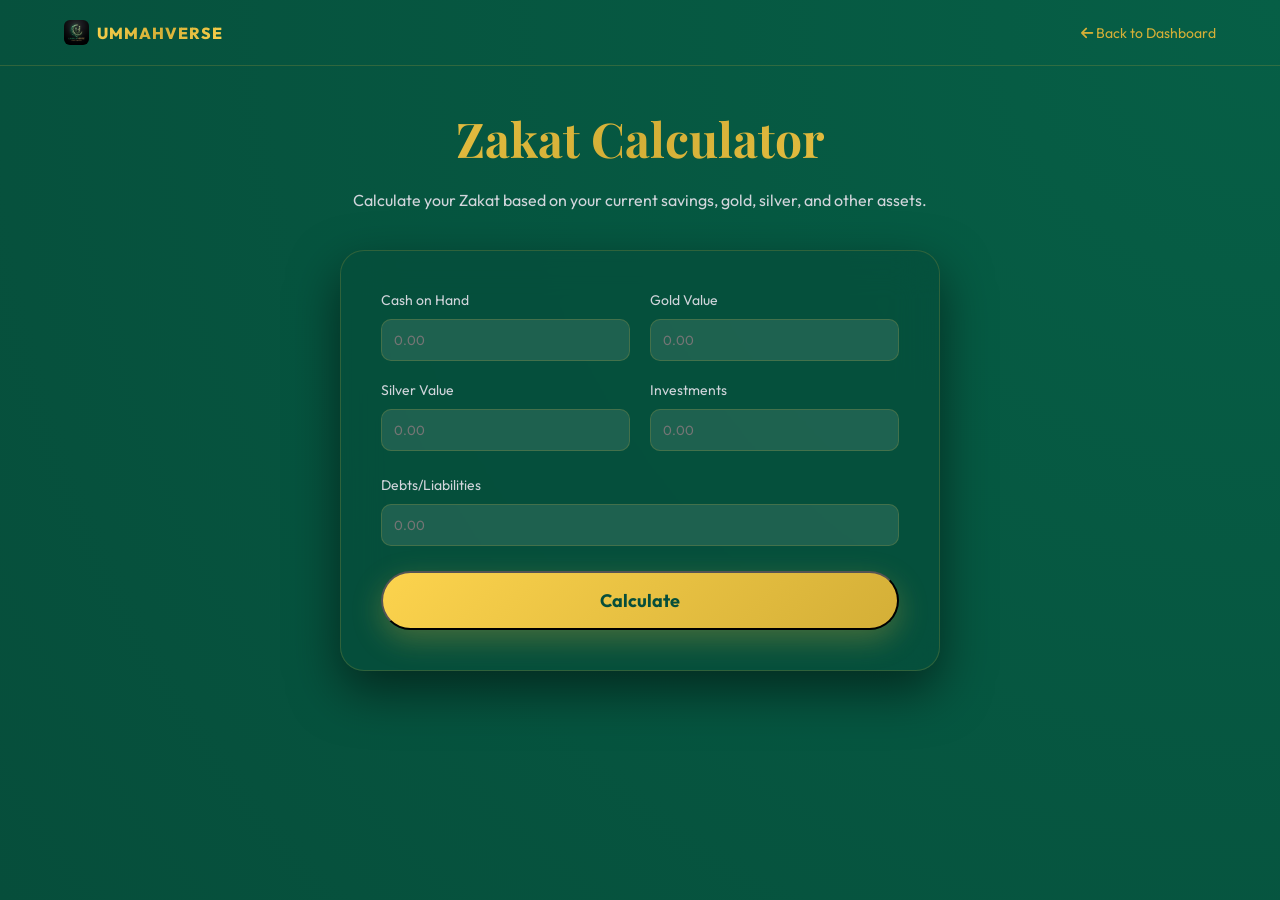
<file: zakat.html>
<!DOCTYPE html>
<html lang="en">
<head>
    <meta charset="UTF-8">
    <meta name="viewport" content="width=device-width, initial-scale=1.0">
    <title>Zakat Calculator | UmmahVerse</title>
    <link rel="stylesheet" href="style.css">
    <link rel="manifest" href="manifest.json">
    <link rel="apple-touch-icon" href="logo.png">
    <meta name="apple-mobile-web-app-capable" content="yes">
    <meta name="apple-mobile-web-app-status-bar-style" content="black-translucent">
    <meta name="theme-color" content="#064E3B">
    <link rel="stylesheet" href="https://cdnjs.cloudflare.com/ajax/libs/font-awesome/6.4.0/css/all.min.css">
    <script src="i18n.js"></script>
</head>
<body>
    <div class="pattern-overlay"></div>
    <div style="padding: 20px 5%; display: flex; justify-content: space-between; align-items: center; border-bottom: 1px solid var(--glass-border);">
        <div class="logo-container" style="display: flex; align-items: center; gap: 8px; max-width: 200px; overflow: hidden;">
            <img src="logo.png" alt="UmmahVerse Logo" style="height: 25px; border-radius: 6px; flex-shrink: 0;">
            <div class="logo gold-gradient-text" style="font-size: 16px; white-space: nowrap; overflow: hidden; text-overflow: ellipsis;">UMMAHVERSE</div>
        </div>
        <a href="dashboard.html" style="color: var(--gold-primary); text-decoration: none; font-size: 14px;">
            <i class="fas fa-arrow-left"></i> <span data-i18n="back_dashboard">Back to Dashboard</span>
        </a>
    </div>
    <div class="sub-page-content" style="padding: 40px 5%; text-align: center;">
        <h1 class="playfair gold-gradient-text page-title" style="font-size: 48px; margin-bottom: 20px;" data-i18n="zakat_calc">Zakat Calculator</h1>
        <p style="color: var(--text-muted); max-width: 600px; margin: 0 auto 40px;" data-i18n="zakat_description">
            Calculate your Zakat based on your current savings, gold, silver, and other assets.
        </p>

        <div class="glass-card" style="max-width: 600px; margin: 0 auto; padding: 40px; text-align: left;">
            <div class="zakat-form-grid" style="display: grid; grid-template-columns: 1fr 1fr; gap: 20px; margin-bottom: 25px;">
                <div>
                    <label style="display: block; margin-bottom: 10px; font-size: 14px; color: var(--text-muted);" data-i18n="cash_on_hand">Cash on Hand ($)</label>
                    <input type="number" id="cash" style="width: 100%; background: rgba(255,255,255,0.1); border: 1px solid var(--glass-border); padding: 12px; color: white; border-radius: 10px; outline: none;" placeholder="0.00">
                </div>
                <div>
                    <label style="display: block; margin-bottom: 10px; font-size: 14px; color: var(--text-muted);" data-i18n="gold_value">Gold Value ($)</label>
                    <input type="number" id="gold" style="width: 100%; background: rgba(255,255,255,0.1); border: 1px solid var(--glass-border); padding: 12px; color: white; border-radius: 10px; outline: none;" placeholder="0.00">
                </div>
                <div>
                    <label style="display: block; margin-bottom: 10px; font-size: 14px; color: var(--text-muted);" data-i18n="silver_value">Silver Value ($)</label>
                    <input type="number" id="silver" style="width: 100%; background: rgba(255,255,255,0.1); border: 1px solid var(--glass-border); padding: 12px; color: white; border-radius: 10px; outline: none;" placeholder="0.00">
                </div>
                <div>
                    <label style="display: block; margin-bottom: 10px; font-size: 14px; color: var(--text-muted);" data-i18n="investments">Investments ($)</label>
                    <input type="number" id="investments" style="width: 100%; background: rgba(255,255,255,0.1); border: 1px solid var(--glass-border); padding: 12px; color: white; border-radius: 10px; outline: none;" placeholder="0.00">
                </div>
            </div>
            
            <div style="margin-bottom: 25px;">
                <label style="display: block; margin-bottom: 10px; font-size: 14px; color: var(--text-muted);" data-i18n="debts">Debts/Liabilities ($)</label>
                <input type="number" id="debts" style="width: 100%; background: rgba(255,255,255,0.1); border: 1px solid var(--glass-border); padding: 12px; color: white; border-radius: 10px; outline: none;" placeholder="0.00">
            </div>

            <button class="btn-gold" style="width: 100%;" onclick="calculateZakat()" data-i18n="calculate">Calculate Zakat</button>
            
            <div id="zakat-result" style="margin-top: 30px; text-align: center; display: none;">
                <div style="font-size: 14px; color: var(--text-muted);" data-i18n="total_zakatable">Total Zakatable Amount</div>
                <div id="total-amount" style="font-size: 24px; color: white; margin-bottom: 10px;">$0.00</div>
                <div style="font-size: 14px; color: var(--text-muted);" data-i18n="zakat_due">Zakat Due (2.5%)</div>
                <div id="zakat-amount" style="font-size: 36px; color: var(--gold-primary); font-weight: 700; margin-top: 5px;">$0.00</div>
                <p style="font-size: 11px; color: var(--text-muted); margin-top: 15px;" data-i18n="nisab_info">Nisab is currently estimated at $6000.</p>
            </div>
        </div>
    </div>

    <script>
        function calculateZakat() {
            const cash = parseFloat(document.getElementById('cash').value) || 0;
            const gold = parseFloat(document.getElementById('gold').value) || 0;
            const silver = parseFloat(document.getElementById('silver').value) || 0;
            const investments = parseFloat(document.getElementById('investments').value) || 0;
            const debts = parseFloat(document.getElementById('debts').value) || 0;
            
            const totalAssets = cash + gold + silver + investments - debts;
            const nisab = 6000;
            
            const zakatResultDiv = document.getElementById('zakat-result');
            const totalAmountDiv = document.getElementById('total-amount');
            const zakatAmountDiv = document.getElementById('zakat-amount');

            zakatResultDiv.style.display = 'block';
            totalAmountDiv.innerText = `$${totalAssets.toLocaleString(undefined, { minimumFractionDigits: 2 })}`;

            if (totalAssets >= nisab) {
                const zakat = totalAssets * 0.025;
                zakatAmountDiv.innerText = `$${zakat.toLocaleString(undefined, { minimumFractionDigits: 2, maximumFractionDigits: 2 })}`;
            } else {
                const lang = localStorage.getItem('app_lang') || 'en';
                zakatAmountDiv.innerText = (translations[lang] && translations[lang]['below_nisab']) 
                    ? translations[lang]['below_nisab'] 
                    : "Below Nisab";
            }
        }

        document.addEventListener('DOMContentLoaded', () => {
            initTranslation();
        });
    </script>

    <!-- Mobile Bottom Navigation -->
    <nav class="mobile-bottom-nav">
        <a href="dashboard.html" class="bottom-nav-item"><i class="fas fa-th-large"></i><span>Home</span></a>
        <a href="quran_reader.html" class="bottom-nav-item"><i class="fas fa-book-open"></i><span>Quran</span></a>
        <a href="tasbih.html" class="bottom-nav-item"><i class="fas fa-fingerprint"></i><span>Tasbih</span></a>
        <a href="zakat.html" class="bottom-nav-item active"><i class="fas fa-hand-holding-heart"></i><span>Zakat</span></a>
        <a href="settings.html" class="bottom-nav-item"><i class="fas fa-cog"></i><span>Settings</span></a>
    </nav>
</body>
</html>
</file>
<file: style.css>
@import url('https://fonts.googleapis.com/css2?family=Outfit:wght@300;400;500;600;700;800&family=Playfair+Display:ital,wght@0,700;1,700&family=Amiri:wght@400;700&display=swap');

:root {
    /* Core Colors */
    --emerald-deep: #064E3B;
    --emerald-mid: #065F46;
    --emerald-light: #10B981;
    --gold-primary: #D4AF37;
    --gold-light: #FCD34D;
    --navy-deep: #0F172A;
    --navy-light: #1E293B;
    
    /* Functional Colors */
    --bg-main: var(--emerald-deep);
    --text-pure: #FFFFFF;
    --text-muted: #D1D5DB;
    --glass-bg: rgba(6, 78, 59, 0.7);
    --glass-border: rgba(212, 175, 55, 0.2);
    
    /* Shapes & Spacing */
    --radius-lg: 24px;
    --radius-xl: 40px;
    --shadow-premium: 0 20px 50px rgba(0, 0, 0, 0.5);
}

* {
    margin: 0;
    padding: 0;
    box-sizing: border-box;
    font-family: 'Outfit', sans-serif;
}

body {
    background: radial-gradient(circle at top right, var(--emerald-mid), var(--emerald-deep));
    color: var(--text-pure);
    min-height: 100vh;
    overflow-x: hidden;
}

/* Geometric Pattern Overlay */
.pattern-overlay {
    position: fixed;
    top: 0;
    left: 0;
    width: 100%;
    height: 100%;
    background-image: url('https://www.transparenttextures.com/patterns/arabesque.png'); /* Mock geometric pattern */
    opacity: 0.1;
    pointer-events: none;
    z-index: 0;
}

/* Typography styles */
h1, h2, .playfair {
    font-family: 'Playfair Display', serif;
}

.gold-gradient-text {
    background: linear-gradient(135deg, var(--gold-light) 0%, var(--gold-primary) 50%, var(--gold-light) 100%);
    -webkit-background-clip: text;
    background-clip: text;
    -webkit-text-fill-color: transparent;
}

/* Premium Card (Glassmorphism) */
.glass-card {
    background: var(--glass-bg);
    backdrop-filter: blur(20px);
    border: 1px solid var(--glass-border);
    border-radius: var(--radius-lg);
    padding: 32px;
    box-shadow: var(--shadow-premium);
    transition: transform 0.3s ease;
}

.glass-card:hover {
    transform: translateY(-5px);
    border-color: var(--gold-primary);
}

/* Navigation */
.navbar {
    display: flex;
    justify-content: space-between;
    align-items: center;
    padding: 32px 5%;
    position: relative;
    z-index: 10;
}

.logo {
    font-size: 28px;
    font-weight: 800;
    letter-spacing: 1px;
}

.nav-links {
    display: flex;
    gap: 40px;
}

.nav-links a {
    color: var(--text-muted);
    text-decoration: none;
    font-weight: 500;
    transition: color 0.3s ease;
}

.nav-links a:hover {
    color: var(--gold-primary);
}

/* Hero Section */
.hero {
    padding: 100px 5%;
    display: flex;
    flex-direction: column;
    align-items: center;
    text-align: center;
    max-width: 1000px;
    margin: 0 auto;
    position: relative;
    z-index: 5;
}

.hero h1 {
    font-size: 84px;
    line-height: 1.1;
    margin-bottom: 24px;
}

.hero p {
    font-size: 20px;
    color: var(--text-muted);
    max-width: 700px;
    margin-bottom: 48px;
}

/* Premium Buttons */
.btn-gold {
    background: linear-gradient(135deg, var(--gold-light), var(--gold-primary));
    color: var(--emerald-deep);
    padding: 16px 40px;
    border-radius: var(--radius-xl);
    font-weight: 700;
    text-decoration: none;
    font-size: 18px;
    box-shadow: 0 10px 30px rgba(212, 175, 55, 0.3);
    transition: all 0.3s ease;
}

.btn-gold:hover {
    transform: scale(1.05);
    box-shadow: 0 15px 40px rgba(212, 175, 55, 0.5);
}
/* Sidebar Navigation (shared across all pages) */
.dashboard-container {
    display: grid;
    grid-template-columns: 280px 1fr;
    min-height: 100vh;
}

.side-nav {
    background: rgba(0, 0, 0, 0.2);
    backdrop-filter: blur(10px);
    padding: 40px 20px;
    border-right: 1px solid var(--glass-border);
}

.side-nav .logo {
    margin-bottom: 60px;
    padding-left: 20px;
}

.nav-item {
    display: flex;
    align-items: center;
    gap: 15px;
    padding: 18px 20px;
    color: var(--text-muted);
    text-decoration: none;
    border-radius: 15px;
    margin-bottom: 8px;
    transition: all 0.3s ease;
}

.nav-item.active, .nav-item:hover {
    background: rgba(212, 175, 55, 0.1);
    color: var(--gold-primary);
}

.main-panel {
    padding: 40px 5%;
    overflow-y: auto;
}

/* ===== MOBILE BOTTOM NAV BAR ===== */
.mobile-bottom-nav {
    display: none;
}

.mobile-toggle {
    display: none;
}

/* ===== RESPONSIVE: TABLET (max 992px) ===== */
@media (max-width: 992px) {
    .dashboard-container {
        grid-template-columns: 1fr;
    }

    .side-nav {
        display: none;
    }

    .main-panel {
        padding: 20px 4% 100px;
    }

    /* Show bottom nav on tablets */
    .mobile-bottom-nav {
        display: flex;
        position: fixed;
        bottom: 0;
        left: 0;
        right: 0;
        z-index: 1000;
        background: rgba(4, 40, 30, 0.95);
        backdrop-filter: blur(20px);
        border-top: 1px solid var(--glass-border);
        padding: 8px 0;
        padding-bottom: max(8px, env(safe-area-inset-bottom));
        justify-content: space-around;
        align-items: center;
        box-shadow: 0 -5px 30px rgba(0, 0, 0, 0.4);
    }

    .bottom-nav-item {
        display: flex;
        flex-direction: column;
        align-items: center;
        gap: 4px;
        color: var(--text-muted);
        text-decoration: none;
        font-size: 10px;
        font-weight: 500;
        padding: 6px 12px;
        border-radius: 12px;
        transition: all 0.3s ease;
        position: relative;
    }

    .bottom-nav-item i {
        font-size: 20px;
        transition: all 0.3s ease;
    }

    .bottom-nav-item.active {
        color: var(--gold-primary);
    }

    .bottom-nav-item.active::before {
        content: '';
        position: absolute;
        top: -8px;
        left: 50%;
        transform: translateX(-50%);
        width: 24px;
        height: 3px;
        background: var(--gold-primary);
        border-radius: 0 0 4px 4px;
    }

    .progress-section {
        grid-template-columns: 1fr;
    }

    /* -- Page header bar on sub-pages -- */
    .page-top-bar {
        padding: 15px 5% !important;
    }
}

/* ===== RESPONSIVE: PHONE (max 600px) ===== */
@media (max-width: 600px) {

    /* -- Landing / Hero page -- */
    .navbar {
        padding: 16px 5%;
        flex-wrap: wrap;
        gap: 10px;
    }

    .navbar .logo {
        font-size: 20px;
    }

    .navbar .btn-gold {
        padding: 10px 20px;
        font-size: 14px;
    }

    .hero {
        padding: 50px 5% 40px;
    }

    .hero h1 {
        font-size: 38px !important;
        line-height: 1.2;
        margin-bottom: 16px;
    }

    .hero p {
        font-size: 15px;
        margin-bottom: 28px;
    }

    .hero .btn-gold {
        padding: 12px 28px;
        font-size: 15px;
    }

    .hero .glass-card {
        padding: 24px !important;
        margin-top: 30px !important;
    }

    /* -- Dashboard -- */
    .main-panel {
        padding: 16px 4% 100px;
    }

    .main-panel header {
        flex-direction: column !important;
        align-items: flex-start !important;
        gap: 12px !important;
        margin-bottom: 28px !important;
    }

    .main-panel header h1 {
        font-size: 22px !important;
    }

    .main-panel header .glass-card {
        padding: 8px 14px !important;
        font-size: 13px;
    }

    /* Prayer grid */
    .prayer-grid {
        grid-template-columns: repeat(3, 1fr) !important;
        gap: 10px !important;
    }

    .prayer-card {
        padding: 14px 8px !important;
    }

    .prayer-card .prayer-name {
        font-size: 11px !important;
    }

    .prayer-time {
        font-size: 16px !important;
    }

    .prayer-status {
        font-size: 9px !important;
    }

    /* Progress section */
    .progress-section {
        gap: 16px !important;
        margin-top: 24px !important;
    }

    .progress-section .glass-card {
        padding: 20px !important;
    }

    /* Quick actions */
    .quick-actions-grid {
        grid-template-columns: repeat(2, 1fr) !important;
        gap: 12px !important;
    }

    /* Glass cards on mobile */
    .glass-card {
        padding: 20px;
        border-radius: 16px;
    }

    .glass-card:hover {
        transform: none;
    }

    /* -- Quran Reader -- */
    .reader-container {
        margin: 16px auto !important;
        padding: 0 12px !important;
    }

    .surah-header {
        margin-bottom: 30px !important;
    }

    .surah-header h1 {
        font-size: 28px !important;
    }

    .surah-header p {
        font-size: 14px;
    }

    .surah-selector {
        width: 100% !important;
        font-size: 14px !important;
        padding: 12px !important;
    }

    .ayah-list {
        gap: 24px !important;
    }

    .ayah-text {
        font-size: 24px !important;
        line-height: 1.7 !important;
    }

    .ayah-translation {
        font-size: 14px !important;
        line-height: 1.6;
    }

    .ayah-item {
        padding-bottom: 20px !important;
    }

    /* Audio player mobile */
    #audio-player-container {
        left: 10px !important;
        right: 10px !important;
        transform: none !important;
        bottom: 80px !important;
        padding: 12px 20px !important;
        border-radius: 20px !important;
        font-size: 12px;
    }

    .nav-back {
        font-size: 14px;
        margin-bottom: 20px !important;
    }

    .reset-btn {
        font-size: 13px;
        padding: 8px 20px;
    }

    /* -- Tasbih -- */
    .counter-circle {
        width: 220px !important;
        height: 220px !important;
    }

    .count-val {
        font-size: 64px !important;
    }

    .dhikr-text {
        font-size: 18px !important;
        margin-bottom: 24px !important;
    }

    .tasbih-container .glass-card {
        padding: 8px 14px !important;
        font-size: 12px !important;
    }

    /* -- Qibla / Compass -- */
    .compass {
        width: 240px !important;
        height: 240px !important;
    }

    .needle {
        height: 100px !important;
    }

    .angle-val {
        font-size: 24px !important;
    }

    /* -- Zakat -- */
    .zakat-form-grid {
        grid-template-columns: 1fr !important;
        gap: 14px !important;
    }

    /* -- Settings -- */
    .settings-lang-grid {
        grid-template-columns: 1fr 1fr !important;
        gap: 12px !important;
    }

    /* -- Page titles on sub-pages -- */
    .page-title {
        font-size: 32px !important;
    }

    /* -- General sub-page content -- */
    .sub-page-content {
        padding: 20px 4% 100px !important;
    }

    .sub-page-content .glass-card {
        padding: 24px !important;
    }

    /* -- Buttons on mobile -- */
    .btn-gold {
        padding: 12px 28px;
        font-size: 15px;
        border-radius: 30px;
    }

    /* -- Footer (landing page) -- */
    footer {
        padding: 40px 5% !important;
    }

    footer .logo {
        font-size: 20px !important;
    }

    footer p {
        font-size: 12px !important;
    }

    /* -- Feature pills on landing -- */
    .feature-pills {
        gap: 8px !important;
    }

    .feature-pills .glass-card {
        padding: 8px 16px !important;
        font-size: 12px !important;
    }

    /* Section titles */
    section h2 {
        font-size: 28px !important;
    }
}

/* ===== RESPONSIVE: SMALL PHONE (max 380px) ===== */
@media (max-width: 380px) {
    .hero h1 {
        font-size: 30px !important;
    }

    .prayer-grid {
        grid-template-columns: repeat(2, 1fr) !important;
    }

    .counter-circle {
        width: 180px !important;
        height: 180px !important;
    }

    .count-val {
        font-size: 48px !important;
    }

    .compass {
        width: 200px !important;
        height: 200px !important;
    }

    .bottom-nav-item {
        font-size: 9px;
        padding: 6px 8px;
    }

    .bottom-nav-item i {
        font-size: 18px;
    }
}

/* RTL Support */
body.rtl {
    text-align: right;
}

body.rtl .side-nav {
    left: auto;
    right: 0;
    border-right: none;
    border-left: 1px solid var(--glass-border);
}

body.rtl .main-panel {
    margin-left: 0;
    margin-right: 280px;
}

body.rtl .nav-item i {
    margin-right: 0;
    margin-left: 12px;
}

@media (max-width: 992px) {
    body.rtl .side-nav {
        display: none;
    }

    body.rtl .main-panel {
        margin-right: 0;
    }
}
</file>
